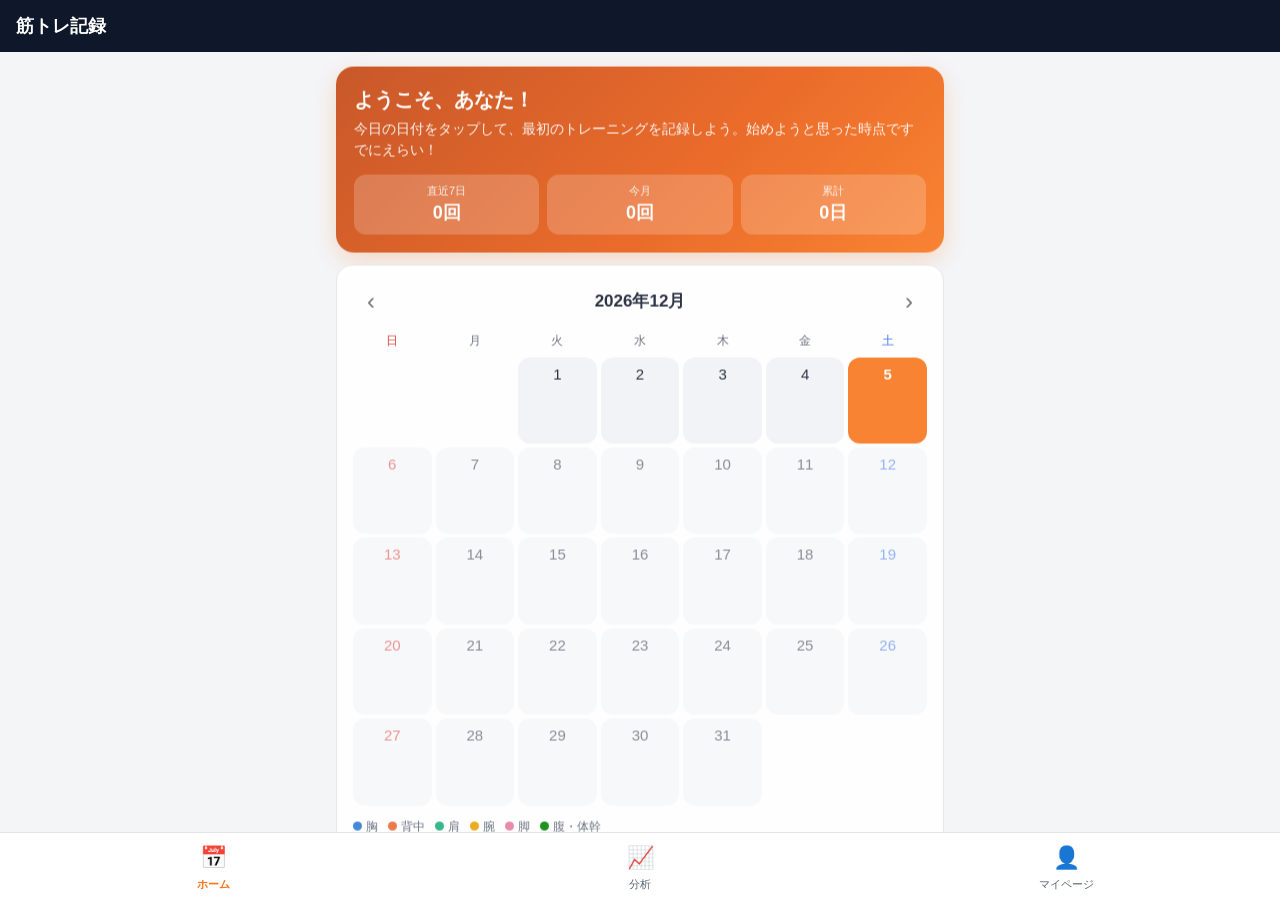
<file: index.html>
<!doctype html>
<html lang="ja">
<head>
  <meta charset="utf-8">
  <meta name="viewport" content="width=device-width, initial-scale=1">
  <title>筋トレ記録</title>
  <meta http-equiv="refresh" content="0; url=workout-app/">
</head>
<body>
  <p><a href="workout-app/">筋トレ記録アプリを開く</a></p>
</body>
</html>
</file>
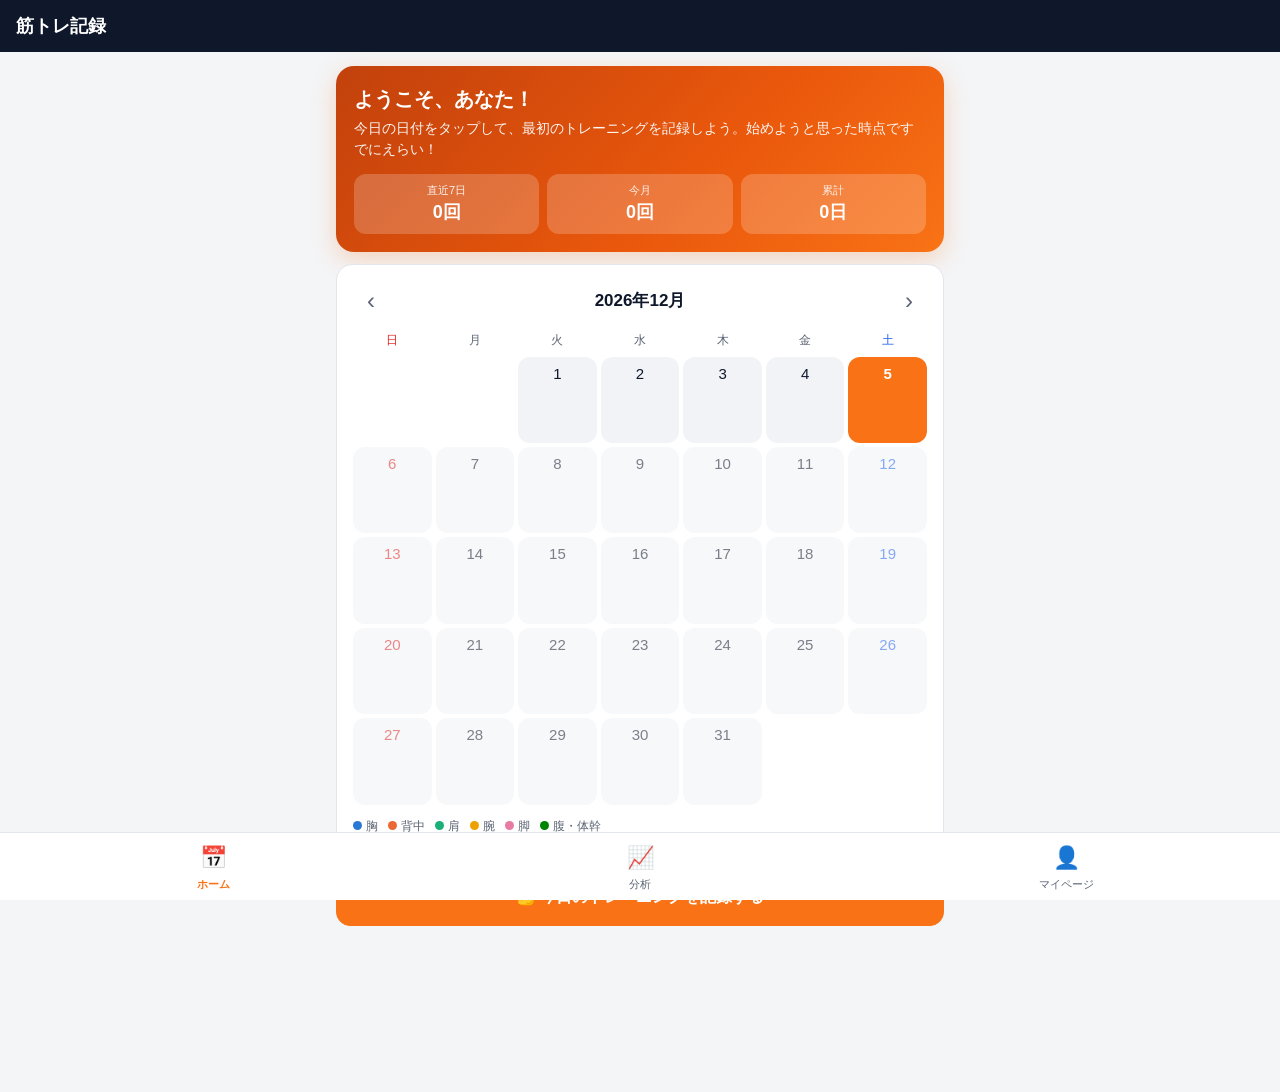
<file: workout-app/index.html>
<!doctype html>
<html lang="ja">
<head>
  <meta charset="utf-8">
  <meta name="viewport" content="width=device-width, initial-scale=1, viewport-fit=cover">
  <meta name="theme-color" content="#0f172a">
  <meta name="apple-mobile-web-app-capable" content="yes">
  <meta name="apple-mobile-web-app-title" content="筋トレ記録">
  <title>筋トレ記録</title>
  <link rel="manifest" href="manifest.json">
  <link rel="icon" href="icon.svg" type="image/svg+xml">
  <link rel="apple-touch-icon" href="icon.svg">
  <link rel="stylesheet" href="style.css">
</head>
<body>
  <header class="topbar">
    <button id="back-btn" class="back-btn" hidden aria-label="カレンダーに戻る">‹ カレンダー</button>
    <h1 id="view-title">筋トレ記録</h1>
  </header>

  <main>
    <!-- ホーム：カレンダー -->
    <section id="view-home" class="view active">
      <div class="hero">
        <p id="home-hero-big" class="hero-big"></p>
        <p id="home-hero-small" class="hero-small"></p>
        <div class="hero-stats">
          <div><span>直近7日</span><strong id="home-week">-</strong></div>
          <div><span>今月</span><strong id="home-month">-</strong></div>
          <div><span>累計</span><strong id="home-total">-</strong></div>
        </div>
      </div>

      <div class="card calendar">
        <div class="cal-head">
          <button id="cal-prev" class="btn ghost" aria-label="前の月">‹</button>
          <h2 id="cal-title"></h2>
          <button id="cal-next" class="btn ghost" aria-label="次の月">›</button>
        </div>
        <div id="cal-grid" class="cal-grid"></div>
        <div id="legend" class="legend"></div>
      </div>

      <button id="cal-today" class="btn primary big">💪 今日のトレーニングを記録する</button>
    </section>

    <!-- 1日の画面 -->
    <section id="view-day" class="view">
      <div id="day-banner" class="day-banner"></div>
      <div class="seg">
        <button class="seg-btn active" data-seg="train">💪 トレーニング</button>
        <button class="seg-btn" data-seg="memo">📝 メモ・カロリー</button>
      </div>

      <div id="day-train">
        <h2 class="section-title">部位を選ぶ</h2>
        <div id="part-grid" class="part-grid"></div>
        <h2 class="section-title">記録</h2>
        <div id="entries"></div>
        <p id="entries-empty" class="empty">上の部位をタップして種目を追加しよう！</p>
      </div>

      <div id="day-memo" hidden>
        <div class="card">
          <h2 class="card-title">⚡ 消費カロリー・代謝</h2>
          <div id="energy"></div>
        </div>

        <div class="card">
          <h2 class="card-title">⚖️ 体重</h2>
          <label class="field inline"><input type="number" id="memo-weight" inputmode="decimal" step="0.1" min="0" placeholder="例：65.0"><span>kg</span></label>
        </div>

        <div class="card">
          <h2 class="card-title">😴 睡眠</h2>
          <div class="row two">
            <label class="field"><span>寝た時刻</span><input type="time" id="memo-bed"></label>
            <label class="field"><span>起きた時刻</span><input type="time" id="memo-wake"></label>
          </div>
          <p id="sleep-result" class="result"></p>
        </div>

        <div class="card">
          <h2 class="card-title">🍚 食事</h2>
          <div id="meal-list"></div>
          <p class="note small">kcalがわからなければ空欄でOK（メモだけでも十分えらい！）</p>
        </div>

        <div class="card">
          <h2 class="card-title">🚶 今日の活動</h2>
          <div id="activity-list"></div>
          <div class="row act-add">
            <select id="activity-type" aria-label="活動の種類"></select>
            <input type="number" id="activity-min" inputmode="numeric" min="1" placeholder="分" aria-label="時間（分）">
            <button id="activity-add" class="btn primary">追加</button>
          </div>
          <label class="field inline top-gap"><span>筋トレ時間</span><input type="number" id="memo-training-min" inputmode="numeric" min="0" placeholder="自動"><span>分</span></label>
          <p id="training-min-auto" class="note small"></p>
        </div>

        <div class="card">
          <h2 class="card-title">✏️ ひとことメモ</h2>
          <textarea id="memo-note" rows="3" placeholder="体調・気分・できたことなど"></textarea>
        </div>
      </div>
    </section>

    <!-- 分析 -->
    <section id="view-stats" class="view">
      <div class="seg">
        <button class="seg-btn period-btn active" data-days="7">週（直近7日）</button>
        <button class="seg-btn period-btn" data-days="30">月（直近30日）</button>
      </div>
      <p id="st-range" class="note center"></p>
      <div class="stat-grid">
        <div class="stat"><span class="stat-label">トレーニング日数</span><span id="st-days" class="stat-value">-</span></div>
        <div class="stat"><span class="stat-label">総セット数</span><span id="st-sets" class="stat-value">-</span></div>
        <div class="stat"><span class="stat-label">平均睡眠</span><span id="st-sleep" class="stat-value">-</span></div>
        <div class="stat"><span class="stat-label">平均消費カロリー</span><span id="st-energy" class="stat-value">-</span></div>
      </div>

      <div class="card">
        <h2 class="card-title">🧑‍🏫 コーチからのアドバイス</h2>
        <ul id="advice" class="advice-list"></ul>
      </div>

      <div class="card">
        <h2 class="card-title">部位ごとのセット数</h2>
        <p class="note small">縦線は目安（週あたり：胸・背中・脚 10、肩・腕 8、腹 6セット）</p>
        <div id="part-bars"></div>
      </div>

      <div class="card">
        <h2 class="card-title">種目ごとの成長（推定1RM）</h2>
        <select id="st-exercise" aria-label="種目"></select>
        <p id="st-best" class="result"></p>
        <div id="chart-1rm" class="chart-box"></div>
      </div>

      <div class="card">
        <h2 class="card-title">体重の推移</h2>
        <div id="chart-weight" class="chart-box"></div>
      </div>
    </section>

    <!-- マイページ -->
    <section id="view-me" class="view">
      <p id="me-hello" class="hello"></p>
      <form id="profile-form" class="card" onsubmit="return false">
        <h2 class="card-title">👤 プロフィール</h2>
        <label class="field"><span>ニックネーム</span><input id="pf-name" placeholder="例：たろう" autocomplete="nickname"></label>
        <div class="row two">
          <label class="field"><span>性別</span>
            <select id="pf-sex"><option value="">選択</option><option value="male">男性</option><option value="female">女性</option><option value="other">その他・回答しない</option></select>
          </label>
          <label class="field"><span>年齢</span><input type="number" id="pf-age" inputmode="numeric" min="10" max="100" placeholder="歳"></label>
        </div>
        <div class="row two">
          <label class="field"><span>身長 (cm)</span><input type="number" id="pf-height" inputmode="decimal" step="0.1" placeholder="例：170"></label>
          <label class="field"><span>体重 (kg)</span><input type="number" id="pf-weight" inputmode="decimal" step="0.1" placeholder="例：65"></label>
        </div>
        <label class="field"><span>目標</span>
          <select id="pf-goal"><option value="keep">健康維持</option><option value="bulk">筋肉を増やしたい</option><option value="diet">ダイエットしたい</option></select>
        </label>
        <p class="note small">日々の体重は「メモ・カロリー」で記録すると、計算に自動で反映されます。</p>
      </form>

      <div class="card">
        <h2 class="card-title">📊 あなたの数値</h2>
        <div id="me-computed" class="stat-grid"></div>
      </div>

      <div class="card">
        <h2 class="card-title">⏱ レストタイマー</h2>
        <label class="field inline"><span>休憩時間</span><input type="number" id="rest-default" min="10" max="600" step="10"><span>秒</span></label>
        <label class="field checkbox"><input type="checkbox" id="rest-auto"><span>セット完了で自動スタート</span></label>
      </div>

      <div class="card">
        <h2 class="card-title">💾 データ</h2>
        <p class="note">データはこのスマホの中だけに保存されます。機種変更前にはバックアップを保存してください。</p>
        <div class="row wrap">
          <button id="export-data" class="btn">バックアップを保存</button>
          <label class="btn">バックアップを読み込む<input type="file" id="import-data" accept="application/json" hidden></label>
          <button id="clear-data" class="btn danger">全データ削除</button>
        </div>
      </div>
    </section>
  </main>

  <!-- ボトムシート -->
  <div id="sheet" class="sheet">
    <div id="sheet-backdrop" class="sheet-backdrop"></div>
    <div class="sheet-panel" role="dialog" aria-modal="true">
      <button id="sheet-close" class="sheet-close" aria-label="閉じる">✕</button>
      <div id="sheet-body"></div>
    </div>
  </div>

  <!-- お祝い -->
  <div id="celebrate" class="celebrate" role="status">
    <div id="confetti" class="confetti"></div>
    <div class="celebrate-box">
      <div id="celebrate-emoji" class="celebrate-emoji"></div>
      <p id="celebrate-title" class="celebrate-title"></p>
      <p id="celebrate-sub" class="celebrate-sub"></p>
      <span class="note small">タップで閉じる</span>
    </div>
  </div>

  <div id="toast" class="toast" role="status"></div>

  <!-- レストタイマー -->
  <div id="timer" class="timer hidden">
    <span id="timer-label" class="timer-label">休憩</span>
    <button id="timer-minus" class="btn small">-15</button>
    <span id="timer-display">1:30</span>
    <button id="timer-plus" class="btn small">+15</button>
    <button id="timer-stop" class="btn small">✕</button>
  </div>

  <nav class="tabbar">
    <button data-view="home" class="tab active"><span>📅</span>ホーム</button>
    <button data-view="stats" class="tab"><span>📈</span>分析</button>
    <button data-view="me" class="tab"><span>👤</span>マイページ</button>
  </nav>

  <script src="exercises.js"></script>
  <script src="figure.js"></script>
  <script src="app.js"></script>
</body>
</html>
</file>
<file: workout-app/style.css>
:root {
  --bg: #f4f5f7;
  --surface: #ffffff;
  --surface-2: #f1f3f6;
  --text: #0f172a;
  --muted: #5b6474;
  --border: #e3e6eb;
  --primary: #f97316;
  --primary-soft: #fff1e6;
  --on-primary: #ffffff;
  --done: #dcfce7;
  --done-strong: #16a34a;
  --danger: #dc2626;
  --topbar: #0f172a;
  --good: #e8f7ee;
  --warn: #fff4e0;
  --tip: #eaf2fd;
  --fig: #1e293b;
  --fig-prop: #94a3b8;
  --grid: #e3e6eb;
  --series: #2a78d6;
  color-scheme: light;
}
@media (prefers-color-scheme: dark) {
  :root:not([data-theme="light"]) {
    --bg: #0b1120;
    --surface: #161e2e;
    --surface-2: #1f2a3d;
    --text: #e8edf5;
    --muted: #9aa5b8;
    --border: #2b364a;
    --primary-soft: #3a2413;
    --done: #12391f;
    --topbar: #020617;
    --good: #13301f;
    --warn: #3a2a10;
    --tip: #14253d;
    --fig: #e2e8f0;
    --fig-prop: #64748b;
    --grid: #2b364a;
    --series: #3987e5;
    color-scheme: dark;
  }
}
:root[data-theme="dark"] {
  --bg: #0b1120; --surface: #161e2e; --surface-2: #1f2a3d; --text: #e8edf5; --muted: #9aa5b8;
  --border: #2b364a; --primary-soft: #3a2413; --done: #12391f; --topbar: #020617; --good: #13301f;
  --warn: #3a2a10; --tip: #14253d; --fig: #e2e8f0; --fig-prop: #64748b; --grid: #2b364a; --series: #3987e5;
  color-scheme: dark;
}

* { box-sizing: border-box; -webkit-tap-highlight-color: transparent; }
[hidden] { display: none !important; }

body {
  margin: 0;
  font-family: -apple-system, BlinkMacSystemFont, "Hiragino Sans", "Noto Sans JP", sans-serif;
  background: var(--bg);
  color: var(--text);
  padding-bottom: calc(76px + env(safe-area-inset-bottom));
  line-height: 1.5;
}
body.no-scroll { overflow: hidden; }

.topbar {
  position: sticky; top: 0; z-index: 10;
  background: var(--topbar); color: #fff;
  padding: calc(12px + env(safe-area-inset-top)) 16px 12px;
  display: flex; align-items: center; gap: 8px; min-height: 52px;
}
.topbar h1 { margin: 0; font-size: 18px; flex: 1; }
.back-btn { background: none; border: none; color: #fdba74; font: inherit; font-size: 15px; padding: 4px 6px 4px 0; cursor: pointer; }

main { max-width: 640px; margin: 0 auto; padding: 14px 16px 90px; }
.view { display: none; }
.view.active { display: block; animation: fade .2s ease; }
@keyframes fade { from { opacity: 0; transform: translateY(4px); } to { opacity: 1; transform: none; } }

.card { background: var(--surface); border: 1px solid var(--border); border-radius: 16px; padding: 16px; margin-bottom: 12px; }
.card-title { font-size: 16px; margin: 0 0 12px; }
.section-title { font-size: 15px; margin: 18px 2px 10px; color: var(--muted); }
.sub-title { font-size: 15px; margin: 16px 0 6px; }

.row { display: flex; gap: 8px; align-items: center; }
.row.wrap { flex-wrap: wrap; }
.row.two > * { flex: 1; min-width: 0; }
.top-gap { margin-top: 14px; }

.field { display: flex; flex-direction: column; gap: 4px; margin-bottom: 10px; font-size: 13px; color: var(--muted); }
.field.inline { flex-direction: row; align-items: center; gap: 8px; }
.field.inline input { flex: 1; }
.field.checkbox { flex-direction: row; align-items: center; gap: 8px; color: var(--text); font-size: 14px; }

input, select, textarea {
  font: inherit; font-size: 16px; color: var(--text);
  background: var(--surface-2); border: 1px solid var(--border); border-radius: 10px;
  padding: 10px; min-width: 0; width: 100%;
}
input[type="checkbox"] { width: 20px; height: 20px; }
textarea { resize: vertical; }
input:focus, select:focus, textarea:focus { outline: 2px solid var(--primary); outline-offset: -1px; }

.btn {
  font: inherit; font-size: 14px; border: 1px solid var(--border); background: var(--surface); color: var(--text);
  border-radius: 12px; padding: 10px 14px; cursor: pointer; white-space: nowrap; text-decoration: none;
  display: inline-flex; align-items: center; justify-content: center; gap: 4px;
}
.btn:active { transform: scale(.97); }
.btn.primary { background: var(--primary); border-color: var(--primary); color: var(--on-primary); font-weight: bold; }
.btn.primary:disabled { opacity: .5; }
.btn.danger { color: var(--danger); border-color: var(--danger); }
.btn.small { padding: 6px 10px; font-size: 13px; border-radius: 10px; }
.btn.ghost { border: none; background: none; color: var(--muted); }
.btn.big { width: 100%; padding: 16px; font-size: 16px; border-radius: 14px; margin-top: 4px; }

.empty { text-align: center; color: var(--muted); padding: 20px 0; }
.note { font-size: 13px; color: var(--muted); margin: 0 0 8px; }
.note.small { font-size: 12px; }
.center { text-align: center; }
.muted { color: var(--muted); }
.result { font-size: 14px; font-weight: bold; margin: 4px 0 0; }

/* ホーム */
.hero {
  background: linear-gradient(135deg, #c2410c, #ea580c 60%, #f97316);
  color: #fff; border-radius: 18px; padding: 18px; margin-bottom: 12px;
  box-shadow: 0 8px 24px rgba(249,115,22,.25);
}
.hero-big { font-size: 20px; font-weight: 800; margin: 0 0 4px; }
.hero-small { font-size: 14px; margin: 0 0 14px; opacity: .95; }
.hero-stats { display: grid; grid-template-columns: repeat(3, 1fr); gap: 8px; }
.hero-stats div { background: rgba(255,255,255,.2); border-radius: 12px; padding: 8px; text-align: center; }
.hero-stats span { display: block; font-size: 11px; opacity: .9; }
.hero-stats strong { font-size: 18px; }

.cal-head { display: flex; align-items: center; justify-content: space-between; margin-bottom: 6px; }
.cal-head h2 { margin: 0; font-size: 17px; }
.cal-head .btn { font-size: 24px; padding: 2px 14px; }
.cal-grid { display: grid; grid-template-columns: repeat(7, 1fr); gap: 4px; }
.cal-wd { text-align: center; font-size: 12px; color: var(--muted); padding: 4px 0; }
.sun { color: #dc2626; }
.sat { color: #2563eb; }
.cal-day {
  position: relative; aspect-ratio: 1 / 1.1; border: none; border-radius: 12px; background: var(--surface-2);
  color: var(--text); font: inherit; cursor: pointer; display: flex; flex-direction: column; align-items: center;
  justify-content: flex-start; padding: 6px 0 0; gap: 4px;
}
.cal-day.sun .cal-num { color: #dc2626; }
.cal-day.sat .cal-num { color: #2563eb; }
.cal-day.future { opacity: .55; }
.cal-day.today { background: var(--primary); }
.cal-day.today .cal-num { color: #fff; font-weight: 800; }
.cal-num { font-size: 15px; }
.cal-dots { display: flex; gap: 2px; flex-wrap: wrap; justify-content: center; max-width: 30px; }
.cal-dots i { width: 7px; height: 7px; border-radius: 50%; display: block; box-shadow: 0 0 0 1.5px var(--surface-2); }
.cal-day.today .cal-dots i { box-shadow: 0 0 0 1.5px #fff; }
.cal-memo { position: absolute; right: 3px; bottom: 1px; font-size: 9px; }
.legend { display: flex; flex-wrap: wrap; gap: 10px; margin-top: 12px; font-size: 12px; color: var(--muted); }
.legend-item { display: inline-flex; align-items: center; gap: 4px; }
.legend-item i { width: 9px; height: 9px; border-radius: 50%; display: inline-block; }

/* 1日 */
.day-banner { background: var(--primary-soft); border-radius: 14px; padding: 12px 14px; margin-bottom: 12px; display: flex; flex-direction: column; }
.day-banner strong { font-size: 16px; }
.day-banner span { font-size: 13px; color: var(--muted); }
.seg { display: flex; background: var(--surface-2); border-radius: 12px; padding: 4px; gap: 4px; margin-bottom: 8px; }
.seg-btn { flex: 1; border: none; background: none; font: inherit; font-size: 14px; color: var(--muted); padding: 10px 4px; border-radius: 9px; cursor: pointer; }
.seg-btn.active { background: var(--surface); color: var(--text); font-weight: bold; box-shadow: 0 1px 4px rgba(0,0,0,.08); }

.part-grid { display: grid; grid-template-columns: repeat(2, 1fr); gap: 10px; }
.part-tile {
  position: relative; border: 2px solid var(--pc); background: var(--surface); color: var(--text); border-radius: 18px;
  padding: 18px 12px; font: inherit; cursor: pointer; display: flex; flex-direction: column; align-items: center; gap: 4px;
  min-height: 108px; justify-content: center;
}
.part-tile::before { content: ""; position: absolute; inset: 0; border-radius: 16px; background: var(--pc); opacity: .1; }
.part-tile:active { transform: scale(.97); }
.part-icon { font-size: 34px; line-height: 1; }
.part-name { font-size: 18px; font-weight: 800; }
.part-badge { position: absolute; top: 8px; right: 8px; background: var(--pc); color: #fff; font-size: 11px; font-weight: bold; padding: 2px 8px; border-radius: 99px; }

.chip { display: inline-block; font-size: 11px; font-weight: bold; padding: 1px 8px; border-radius: 99px; color: var(--text); border: 1.5px solid var(--pc); }
.entry { border-left: 5px solid var(--pc); }
.entry-head { display: flex; justify-content: space-between; align-items: flex-start; gap: 8px; margin-bottom: 4px; }
.entry-name { font-weight: 800; font-size: 17px; margin-top: 2px; }
.entry-tools { display: flex; gap: 4px; align-items: center; }
.entry-prev { font-size: 12px; color: var(--muted); margin-bottom: 8px; }
.set-row { display: grid; grid-template-columns: 26px 1fr 1fr 46px 28px; gap: 6px; align-items: center; padding: 4px; border-radius: 10px; }
.set-row.done { background: var(--done); }
.set-row input { padding: 8px 4px; text-align: center; }
.set-num { text-align: center; color: var(--muted); font-size: 13px; }
.set-labels { font-size: 11px; color: var(--muted); padding-bottom: 0; }
.set-labels span { text-align: center; }
.check { width: 44px; height: 40px; border-radius: 10px; border: 1px solid var(--border); background: var(--surface); color: var(--muted); font-size: 18px; cursor: pointer; }
.set-row.done .check { background: var(--done-strong); color: #fff; border-color: var(--done-strong); }
.remove { border: none; background: none; color: var(--muted); font-size: 18px; cursor: pointer; padding: 4px; }
.add-set { margin-top: 8px; }

.meal-row { display: grid; grid-template-columns: 44px 1fr 76px; gap: 6px; align-items: center; margin-bottom: 8px; }
.meal-label { font-size: 13px; font-weight: bold; }
.act-row { display: grid; grid-template-columns: 1fr auto auto 28px; gap: 10px; align-items: center; padding: 6px 0; border-bottom: 1px solid var(--border); font-size: 14px; }
.act-add { margin-top: 10px; }
.act-add select { flex: 2; }
.act-add input { flex: 1; }

.energy-grid, .stat-grid { display: grid; grid-template-columns: 1fr 1fr; gap: 8px; margin-bottom: 12px; }
.stat { background: var(--surface-2); border-radius: 12px; padding: 10px 12px; display: flex; flex-direction: column; }
.card .stat-grid, .card .energy-grid { margin-bottom: 8px; }
.stat.accent { background: var(--primary-soft); }
.stat-label { font-size: 12px; color: var(--muted); }
.stat-value { font-size: 20px; font-weight: 800; }
.stat-value small { font-size: 12px; font-weight: normal; margin-left: 2px; color: var(--muted); }
.energy-comment { background: var(--good); border-radius: 10px; padding: 10px; font-size: 14px; font-weight: bold; margin: 0 0 8px; }

/* 分析 */
.advice-list { list-style: none; padding: 0; margin: 0; display: flex; flex-direction: column; gap: 8px; }
.advice { display: flex; gap: 10px; align-items: flex-start; border-radius: 12px; padding: 10px 12px; font-size: 14px; }
.advice p { margin: 0; }
.advice > span { font-size: 18px; line-height: 1.3; }
.advice.good { background: var(--good); }
.advice.warn { background: var(--warn); }
.advice.tip { background: var(--tip); }

.bar-row { margin-bottom: 14px; }
.bar-head { display: flex; justify-content: space-between; align-items: baseline; font-size: 14px; gap: 6px; }
.bar-name { font-weight: bold; display: inline-flex; align-items: center; gap: 6px; }
.bar-name i { width: 10px; height: 10px; border-radius: 3px; display: inline-block; }
.bar-val small { color: var(--muted); }
.bar-track { position: relative; height: 12px; background: var(--surface-2); border-radius: 6px; margin: 4px 0; }
.bar-fill { position: absolute; left: 0; top: 0; bottom: 0; border-radius: 0 4px 4px 0; min-width: 0; }
.bar-target { position: absolute; top: -3px; bottom: -3px; width: 2px; background: var(--text); opacity: .6; }
.bar-meta { font-size: 12px; color: var(--muted); }
.status { font-size: 11px; font-weight: bold; padding: 1px 6px; border-radius: 6px; margin-left: 4px; }
.s-ok { background: var(--good); }
.s-mid { background: var(--tip); }
.s-low { background: var(--warn); }

.chart-box { position: relative; margin-top: 8px; }
.chart { display: block; touch-action: pan-y; }
.chart .grid { stroke: var(--grid); stroke-width: 1; }
.chart .axis { fill: var(--muted); font-size: 11px; }
.chart .series { fill: none; stroke: var(--series); stroke-width: 2; stroke-linejoin: round; }
.chart .dot { fill: var(--series); stroke: var(--surface); stroke-width: 2; }
.chart .cross { stroke: var(--muted); stroke-width: 1; stroke-dasharray: 3 3; }
.chart .focus { fill: var(--surface); stroke: var(--series); stroke-width: 2.5; }
.tooltip {
  position: absolute; transform: translate(-50%, -100%); background: var(--topbar); color: #fff; border-radius: 8px;
  padding: 4px 8px; font-size: 12px; pointer-events: none; display: flex; flex-direction: column; align-items: center; white-space: nowrap;
}

/* マイページ */
.hello { font-weight: bold; font-size: 15px; margin: 0 0 12px; }

/* ボトムシート */
.sheet { position: fixed; inset: 0; z-index: 40; pointer-events: none; }
.sheet-backdrop { position: absolute; inset: 0; background: rgba(0,0,0,.45); opacity: 0; transition: opacity .2s; }
.sheet-panel {
  position: absolute; left: 0; right: 0; bottom: 0; max-height: 90vh; overflow-y: auto; background: var(--surface);
  border-radius: 20px 20px 0 0; padding: 18px 16px calc(24px + env(safe-area-inset-bottom));
  transform: translateY(100%); transition: transform .25s ease, visibility 0s .25s; max-width: 640px; margin: 0 auto;
  visibility: hidden;
}
.sheet.show { pointer-events: auto; }
.sheet.show .sheet-backdrop { opacity: 1; }
.sheet.show .sheet-panel { transform: none; visibility: visible; transition: transform .25s ease; }
.sheet-close { position: absolute; top: 10px; right: 10px; border: none; background: var(--surface-2); color: var(--text); width: 34px; height: 34px; border-radius: 50%; font-size: 15px; cursor: pointer; }
.sheet-title { margin: 4px 40px 8px 0; font-size: 20px; display: flex; align-items: center; gap: 8px; }
.back-link { padding-left: 0; margin-bottom: 4px; }

.ex-list { display: flex; flex-direction: column; gap: 8px; margin: 10px 0 14px; }
.ex-item {
  display: flex; align-items: center; gap: 12px; text-align: left; width: 100%; border: 1px solid var(--border);
  background: var(--surface); color: var(--text); border-radius: 14px; padding: 8px 12px 8px 8px; font: inherit; cursor: pointer;
}
.ex-item.custom { cursor: default; }
.ex-custom-add { display: flex; align-items: center; gap: 12px; flex: 1; border: none; background: none; color: inherit; font: inherit; text-align: left; cursor: pointer; padding: 0; }
.ex-thumb { width: 72px; flex-shrink: 0; background: var(--surface-2); border-radius: 10px; }
.ex-thumb-text { height: 58px; display: flex; align-items: center; justify-content: center; font-size: 26px; }
.ex-text { flex: 1; display: flex; flex-direction: column; }
.ex-text small { color: var(--muted); font-size: 12px; }
.ex-arrow { font-size: 22px; color: var(--muted); }
.ex-added { font-size: 11px; color: var(--done-strong); font-weight: bold; }
.custom-row { margin-bottom: 4px; }

.demo { background: var(--surface-2); border-radius: 16px; padding: 10px; margin: 10px 0; }
.demo-stage { position: relative; }
.demo-count { position: absolute; top: 6px; right: 8px; background: var(--primary); color: #fff; font-weight: bold; font-size: 13px; padding: 2px 10px; border-radius: 99px; }
.demo-progress { height: 4px; background: var(--border); border-radius: 2px; overflow: hidden; margin: 6px 0; }
.demo-progress span { display: block; height: 100%; width: 0; background: var(--primary); }
.demo-cue { font-size: 14px; font-weight: bold; min-height: 22px; margin-bottom: 8px; }
.demo-play { width: 100%; }
.ex-info { display: grid; grid-template-columns: auto 1fr; gap: 4px 12px; font-size: 14px; margin: 12px 0 0; }
.ex-info dt { color: var(--muted); }
.ex-info dd { margin: 0; }
.tips { margin: 0 0 14px; padding-left: 20px; font-size: 14px; }
.tips li { margin-bottom: 4px; }
.yt { width: 100%; margin-bottom: 8px; }

/* 棒人間 */
.fig { width: 100%; display: block; }
.fig-limb { stroke: var(--fig); stroke-width: 7; stroke-linecap: round; stroke-linejoin: round; fill: none; }
.fig-hl { stroke: var(--primary); }
.fig-back { opacity: .4; }
.fig-head { fill: var(--fig); }
.fig-floor { stroke: var(--fig-prop); stroke-width: 2; }
.fig-prop { stroke: var(--fig-prop); stroke-width: 4; stroke-linecap: round; fill: none; }
.fig-prop-fill { fill: var(--fig-prop); }
.fig-plate { fill: var(--muted); }
.fig-hub { fill: var(--surface-2); }
.fig-cable { stroke: var(--fig-prop); stroke-width: 1.5; }

/* お祝い・トースト */
.celebrate { position: fixed; inset: 0; z-index: 60; display: none; align-items: center; justify-content: center; background: rgba(15,23,42,.55); padding: 16px; }
.celebrate.show { display: flex; animation: fade .2s ease; }
.celebrate-box { position: relative; background: var(--surface); border-radius: 22px; padding: 26px 22px 16px; text-align: center; max-width: 340px; width: 100%; animation: pop .45s cubic-bezier(.2,1.6,.4,1); }
@keyframes pop { from { transform: scale(.6); opacity: 0; } to { transform: none; opacity: 1; } }
.celebrate-emoji { font-size: 64px; line-height: 1; animation: bounce 1s ease infinite; }
@keyframes bounce { 0%,100% { transform: translateY(0); } 50% { transform: translateY(-10px); } }
.celebrate-title { font-size: 20px; font-weight: 800; margin: 12px 0 4px; }
.celebrate-sub { color: var(--muted); margin: 0 0 10px; }
.confetti { position: absolute; inset: 0; overflow: hidden; pointer-events: none; }
.confetti i { position: absolute; top: -12px; width: 8px; height: 14px; border-radius: 2px; animation: fall linear forwards; }
@keyframes fall { to { top: 105%; transform: rotate(720deg); } }

.toast {
  position: fixed; left: 50%; top: calc(64px + env(safe-area-inset-top)); transform: translate(-50%, -20px); z-index: 50;
  background: var(--topbar); color: #fff; padding: 10px 18px; border-radius: 99px; font-size: 14px; font-weight: bold;
  opacity: 0; pointer-events: none; transition: all .25s; max-width: calc(100% - 32px); text-align: center; box-shadow: 0 6px 20px rgba(0,0,0,.25);
}
.toast.show { opacity: 1; transform: translate(-50%, 0); }

/* タイマー */
.timer {
  position: fixed; left: 50%; transform: translateX(-50%); bottom: calc(82px + env(safe-area-inset-bottom));
  background: var(--topbar); color: #fff; border-radius: 99px; padding: 8px 10px 8px 16px; display: flex; align-items: center; gap: 8px;
  box-shadow: 0 6px 20px rgba(0,0,0,.3); z-index: 30;
}
.timer.hidden { display: none; }
.timer.finished { background: var(--primary); }
.timer .btn { background: rgba(255,255,255,.12); color: #fff; border-color: transparent; }
.timer-label { font-size: 12px; opacity: .85; white-space: nowrap; }
#timer-display { font-size: 22px; font-weight: bold; font-variant-numeric: tabular-nums; min-width: 56px; text-align: center; }

/* タブバー */
.tabbar { position: fixed; bottom: 0; left: 0; right: 0; display: flex; background: var(--surface); border-top: 1px solid var(--border); padding-bottom: env(safe-area-inset-bottom); z-index: 20; }
.tab { flex: 1; border: none; background: none; color: var(--muted); font: inherit; font-size: 11px; padding: 8px 0; display: flex; flex-direction: column; align-items: center; gap: 2px; cursor: pointer; }
.tab span { font-size: 22px; }
.tab.active { color: var(--primary); font-weight: bold; }
</file>
